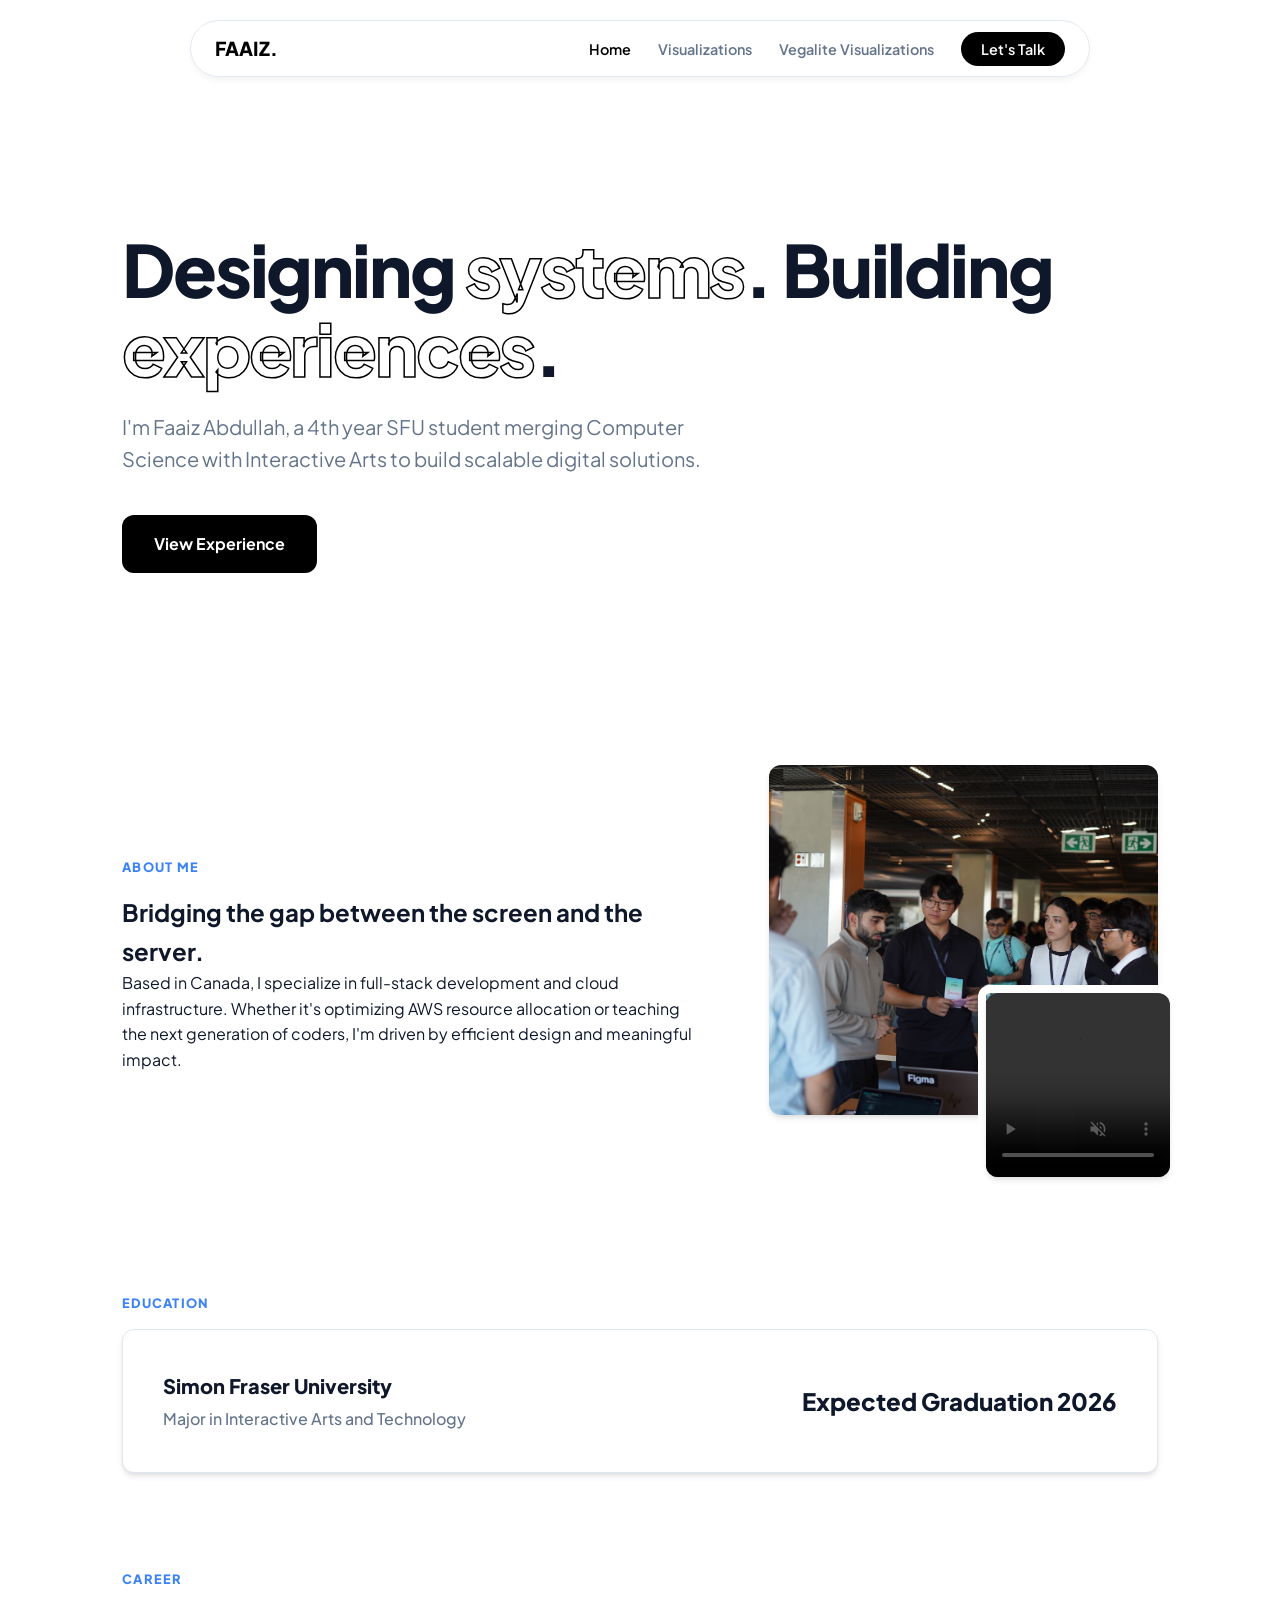
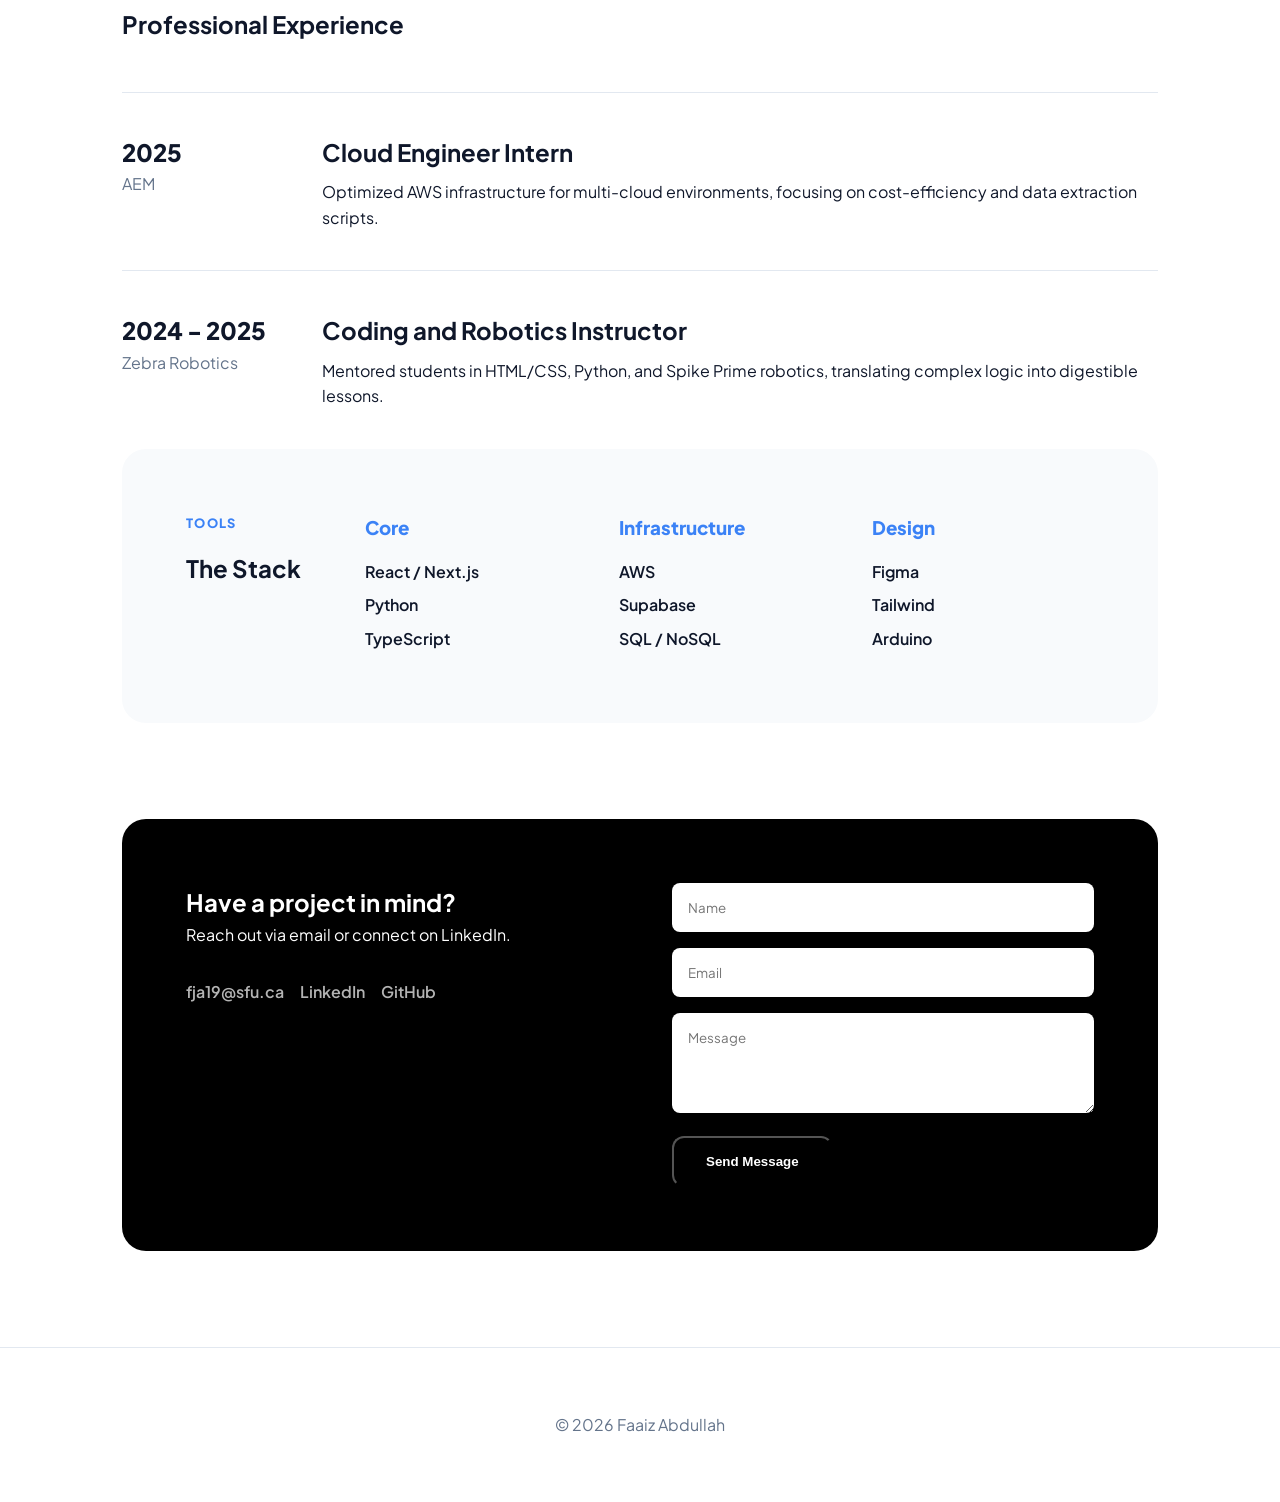
<file: index.html>
<!DOCTYPE html>
<html lang="en">

<head>
    <meta charset="UTF-8">
    <meta name="viewport" content="width=device-width, initial-scale=1.0">
    <title>Faaiz Abdullah | SFU Interactive Arts & CS</title>
    <link rel="stylesheet" href="style.css">
    <link href="https://fonts.googleapis.com/css2?family=Plus+Jakarta+Sans:wght@300;400;600;800&display=swap"
        rel="stylesheet">
</head>

<body>

    <nav class="navbar">
        <div class="nav-container">
            <a href="index.html" class="logo" aria-label="Faaiz Abdullah Portfolio Home">FAAIZ.</a>
            <div class="nav-links">
                <a href="index.html" class="active">Home</a>
                <a href="visualizations.html">Visualizations</a>
                <a href="vegalite.html">Vegalite Visualizations</a>
                <a href="#contact" class="nav-cta">Let's Talk</a>
            </div>
        </div>
    </nav>

    <header class="hero">
        <div class="container">
            <h1>Designing <span>systems</span>. Building <span>experiences</span>.</h1>
            <p>I'm Faaiz Abdullah, a 4th year SFU student merging Computer Science with Interactive Arts to build
                scalable digital solutions.</p>
            <div class="hero-btns">
                <a href="#experience" class="btn btn-primary">View Experience</a>
            </div>
        </div>
    </header>

    <main class="container">
        <section id="about" class="about-grid">
            <div class="about-content">
                <div class="section-tag">About Me</div>
                <h2>Bridging the gap between the screen and the server.</h2>
                <p>Based in Canada, I specialize in full-stack development and cloud infrastructure. Whether it's
                    optimizing AWS resource allocation or teaching the next generation of coders, I'm driven by
                    efficient design and meaningful impact.</p>
            </div>
            <div class="gallery-stack">
                <div class="gallery-item main-img">
                    <img src="stormhacks.JPG" alt="Won 1st Place at StormHacks 2025 hackathon">
                </div>
                <div class="gallery-item sub-img">
                    <video autoplay loop muted playsinline controls title="Robotics Project Demo"
                        aria-label="A video demonstration of a robotics project involving automated systems"
                        aria-describedby="video-desc">
                        <source src="pharmabotics.mp4" type="video/mp4">
                        <p>Your browser does not support the video tag. This video shows a robotics demonstration for
                            the Pharmabotics project.</p>
                    </video>
                    <div id="video-desc"
                        style="position: absolute; width: 1px; height: 1px; padding: 0; margin: -1px; overflow: hidden; clip: rect(0, 0, 0, 0); white-space: nowrap; border: 0;">
                        A video demonstration of the Pharmabotics project showing a robotics system automatically
                        sorting and moving items.
                    </div>
                </div>
            </div>
        </section>

        <section id="education" class="education-section">
            <div class="section-tag">Education</div>
            <div class="edu-card">
                <div class="edu-info">
                    <h3>Simon Fraser University</h3>
                    <p>Major in Interactive Arts and Technology</p>
                </div>
                <div class="edu-meta">
                    <span class="year">Expected Graduation 2026</span>
                </div>
            </div>
        </section>

        <section id="experience">
            <div class="section-tag">Career</div>
            <h2 class="section-title">Professional Experience</h2>

            <div class="timeline">
                <div class="timeline-item">
                    <div class="time-meta">
                        <span class="year">2025</span>
                        <span class="org">AEM</span>
                    </div>
                    <div class="time-content">
                        <h3>Cloud Engineer Intern</h3>
                        <p>Optimized AWS infrastructure for multi-cloud environments, focusing on cost-efficiency and
                            data extraction scripts.</p>
                    </div>
                </div>

                <div class="timeline-item">
                    <div class="time-meta">
                        <span class="year">2024 - 2025</span>
                        <span class="org">Zebra Robotics</span>
                    </div>
                    <div class="time-content">
                        <h3>Coding and Robotics Instructor</h3>
                        <p>Mentored students in HTML/CSS, Python, and Spike Prime robotics, translating complex logic
                            into digestible lessons.</p>
                    </div>
                </div>
            </div>
        </section>

        <section id="skills" class="skills-alt">
            <div class="skills-header">
                <div class="section-tag">Tools</div>
                <h2>The Stack</h2>
            </div>
            <div class="skills-grid-alt">
                <div class="skill-group">
                    <h3>Core</h3>
                    <ul>
                        <li>React / Next.js</li>
                        <li>Python</li>
                        <li>TypeScript</li>
                    </ul>
                </div>
                <div class="skill-group">
                    <h3>Infrastructure</h3>
                    <ul>
                        <li>AWS</li>
                        <li>Supabase</li>
                        <li>SQL / NoSQL</li>
                    </ul>
                </div>
                <div class="skill-group">
                    <h3>Design</h3>
                    <ul>
                        <li>Figma</li>
                        <li>Tailwind</li>
                        <li>Arduino</li>
                    </ul>
                </div>
            </div>
        </section>

        <section id="contact" class="contact-card">
            <div class="contact-text">
                <h2>Have a project in mind?</h2>
                <p>Reach out via email or connect on LinkedIn.</p>
                <div class="contact-links">
                    <a href="mailto:fja19@sfu.ca">fja19@sfu.ca</a>
                    <a href="https://linkedin.com/in/faaiz-abdullah-9004391a4/" target="_blank">LinkedIn</a>
                    <a href="https://github.com/faaizja" target="_blank">GitHub</a>
                </div>
            </div>
            <form id="contact-form">
                <input type="text" id="full-name" placeholder="Name" aria-label="Enter your full name" required>
                <input type="email" id="email-address" placeholder="Email" aria-label="Enter your email address"
                    required>
                <textarea rows="4" id="message-body" placeholder="Message"
                    aria-label="Type your message here"></textarea>
                <button type="submit" class="btn btn-primary">Send Message</button>
            </form>
        </section>
    </main>

    <footer class="footer-alt">
        <p>© 2026 Faaiz Abdullah</p>
    </footer>

    <script src="main.js"></script>
</body>

</html>
</file>
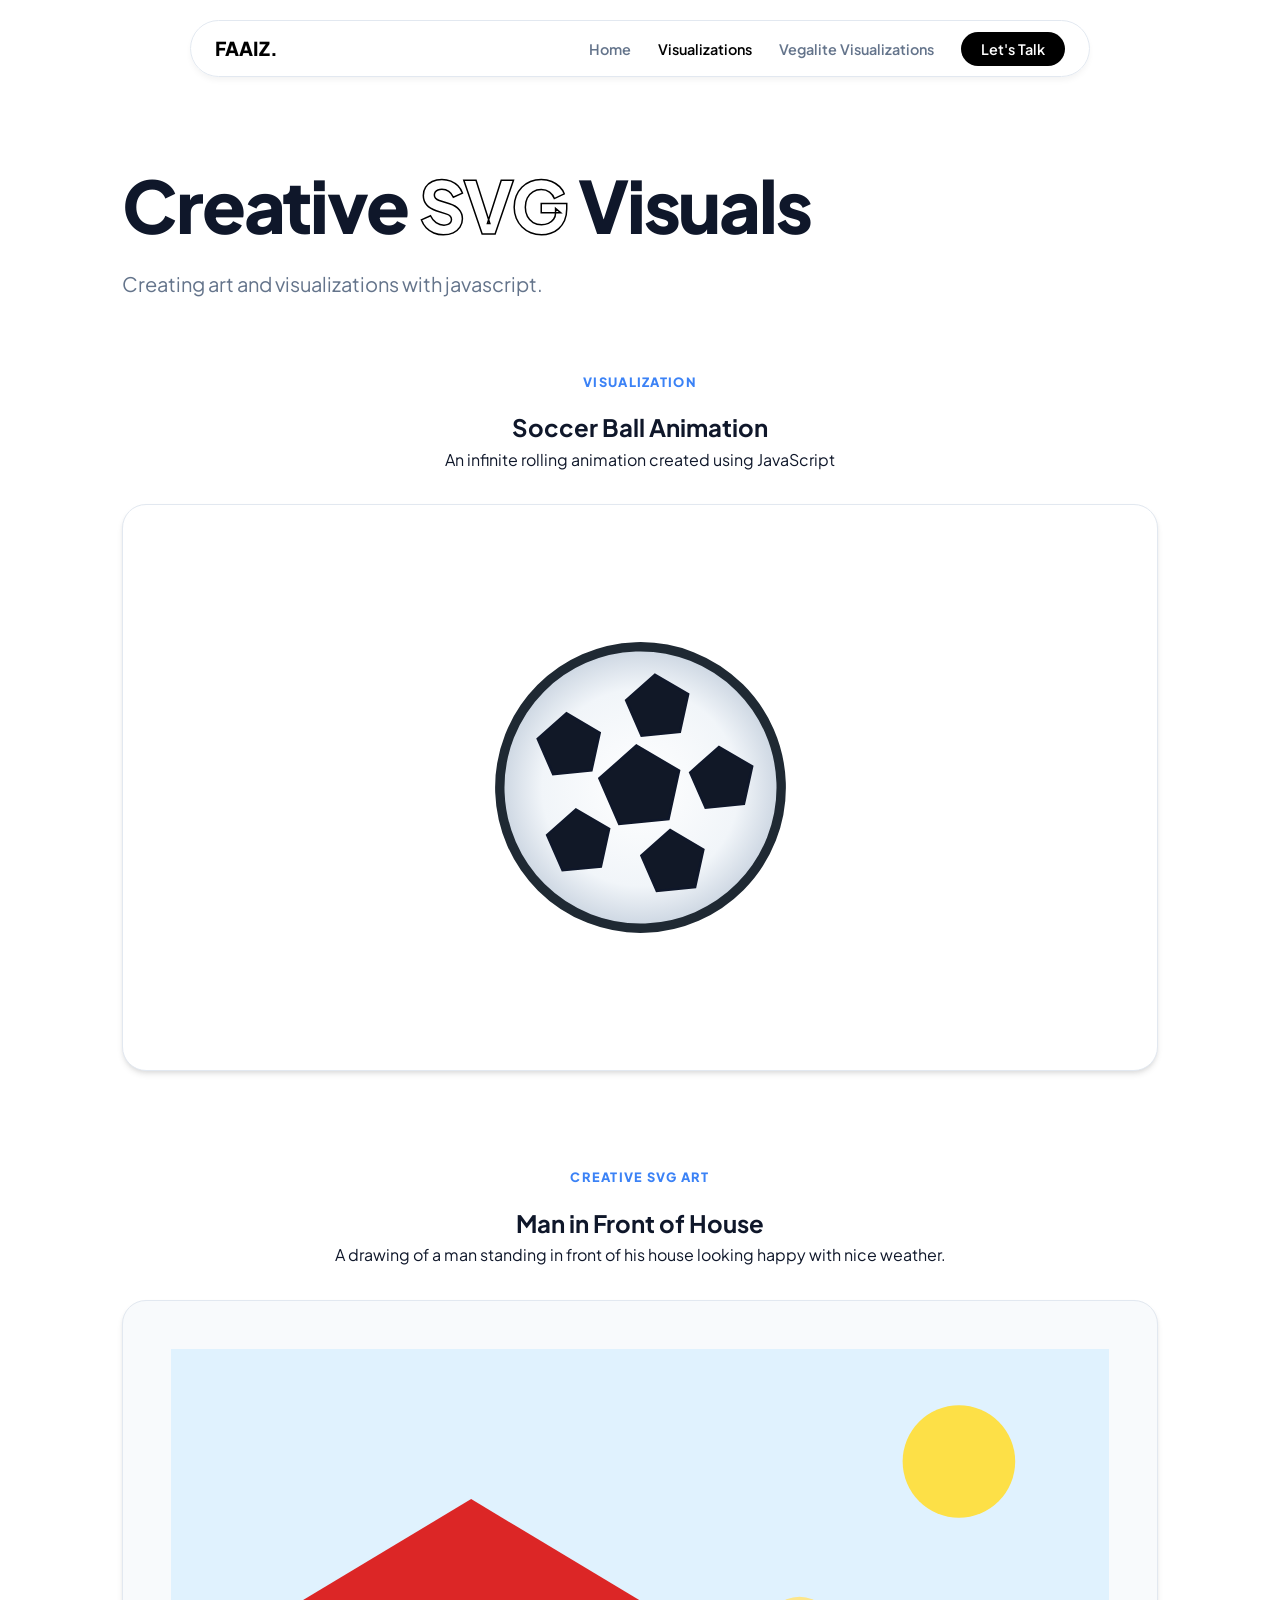
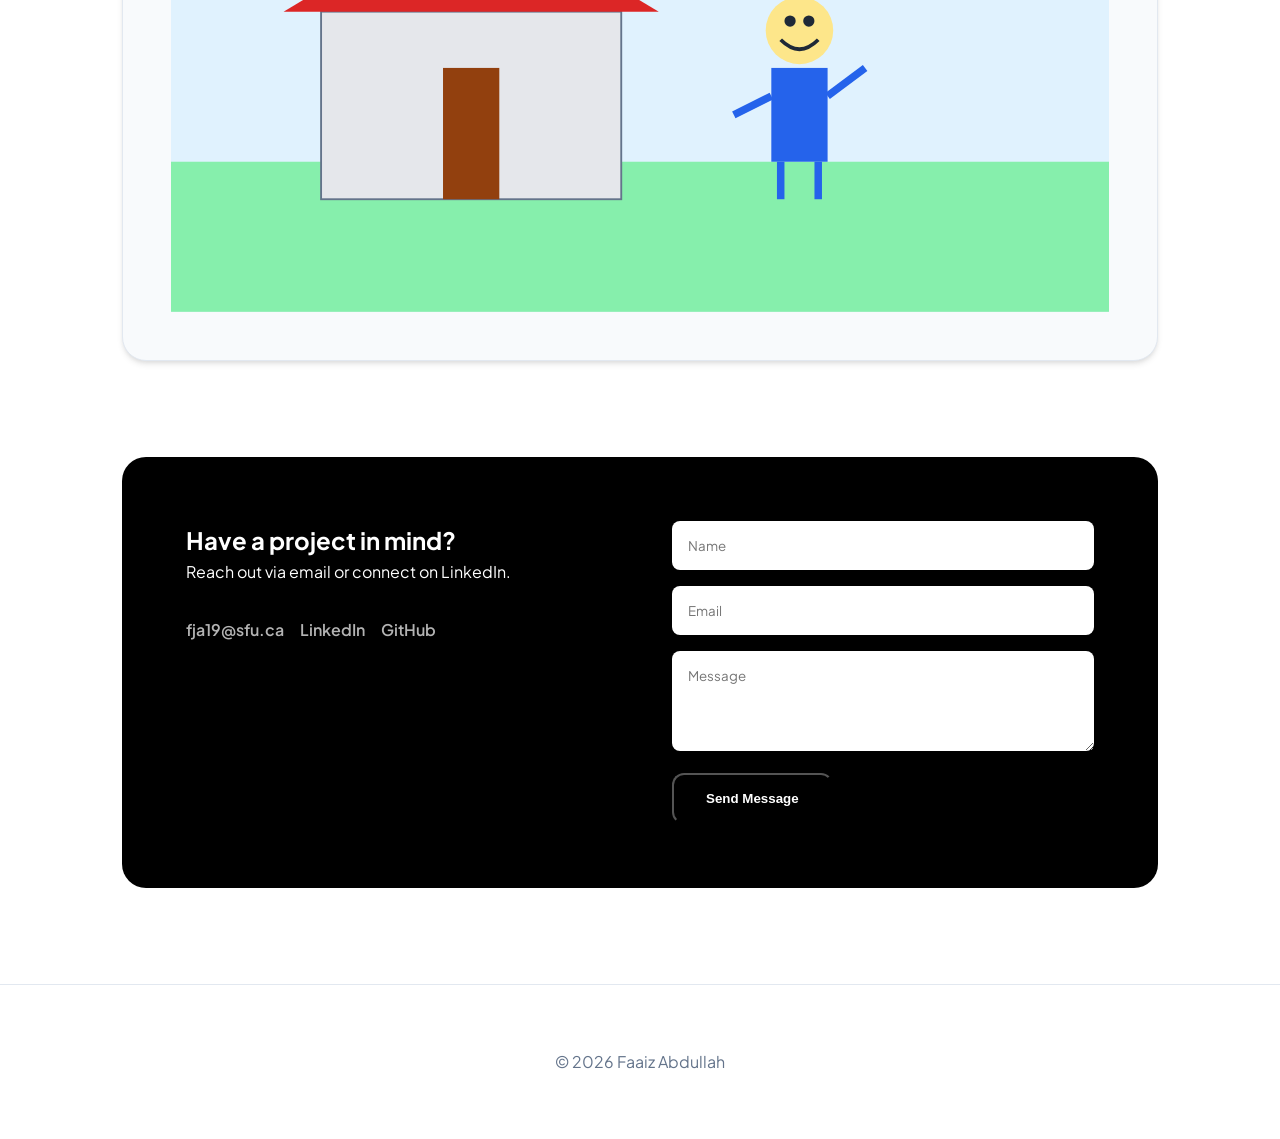
<file: visualizations.html>
<!DOCTYPE html>
<html lang="en">

<head>
    <meta charset="UTF-8">
    <meta name="viewport" content="width=device-width, initial-scale=1.0">
    <title>Visualizations | Faaiz Abdullah</title>
    <link rel="stylesheet" href="style.css">
    <link href="https://fonts.googleapis.com/css2?family=Plus+Jakarta+Sans:wght@300;400;600;800&display=swap"
        rel="stylesheet">
</head>

<body>

    <nav class="navbar">
        <div class="nav-container">
            <a href="index.html" class="logo" aria-label="Faaiz Abdullah Portfolio Home">FAAIZ.</a>
            <div class="nav-links">
                <a href="index.html">Home</a>
                <a href="visualizations.html" class="active">Visualizations</a>
                <a href="vegalite.html">Vegalite Visualizations</a>
                <a href="#contact" class="nav-cta">Let's Talk</a>
            </div>
        </div>
    </nav>

    <main class="container">
        <header class="hero" style="padding: 4rem 0 2rem;">
            <h1>Creative <span>SVG</span> Visuals</h1>
            <p>Creating art and visualizations with javascript.</p>
        </header>

        <section class="vis-section">
            <div class="section-tag">Visualization</div>
            <h2>Soccer Ball Animation</h2>
            <p>An infinite rolling animation created using JavaScript</p>
            <div id="soccer-ball-container" class="svg-stage"></div>
        </section>

        <section class="vis-section">
            <div class="section-tag">Creative SVG Art</div>
            <h2>Man in Front of House</h2>
            <p>A drawing of a man standing in front of his house looking happy with nice weather.</p>
            <div id="crest-container" class="svg-stage" style="background: #f8fafc;"></div>
        </section>

        <section id="contact" class="contact-card">
            <div class="contact-text">
                <h2>Have a project in mind?</h2>
                <p>Reach out via email or connect on LinkedIn.</p>
                <div class="contact-links">
                    <a href="mailto:fja19@sfu.ca">fja19@sfu.ca</a>
                    <a href="https://linkedin.com/in/faaiz-abdullah-9004391a4/" target="_blank">LinkedIn</a>
                    <a href="https://github.com/faaizja" target="_blank">GitHub</a>
                </div>
            </div>
            <form id="contact-form">
                <input type="text" id="full-name" placeholder="Name" aria-label="Enter your full name" required>
                <input type="email" id="email-address" placeholder="Email" aria-label="Enter your email address"
                    required>
                <textarea rows="4" id="message-body" placeholder="Message"
                    aria-label="Type your message here"></textarea>
                <button type="submit" class="btn btn-primary">Send Message</button>
            </form>
        </section>

    </main>

    <footer class="footer-alt">
        <p>© 2026 Faaiz Abdullah</p>
    </footer>

    <script src="vis.js"></script>
    <script src="main.js"></script>
</body>

</html>
</file>
<file: style.css>
:root {
    --primary: #000000;
    --accent: #3b82f6;
    --bg-light: #ffffff;
    --bg-alt: #f8fafc;
    --text-main: #0f172a;
    --text-muted: #64748b;
    --border: #e2e8f0;
    --radius: 12px;
    --card-shadow: 0 4px 6px -1px rgba(0, 0, 0, 0.1), 0 2px 4px -1px rgba(0, 0, 0, 0.06);
}

* {
    margin: 0;
    padding: 0;
    box-sizing: border-box;
}

body {
    font-family: 'Plus Jakarta Sans', sans-serif;
    background-color: var(--bg-light);
    color: var(--text-main);
    line-height: 1.6;
    -webkit-font-smoothing: antialiased;
}

.container {
    max-width: 1100px;
    margin: 0 auto;
    padding: 0 2rem;
}

.navbar {
    position: sticky;
    top: 20px;
    z-index: 1000;
    margin-top: 20px;
}

.nav-container {
    max-width: 900px;
    margin: 0 auto;
    background: rgba(255, 255, 255, 0.95);
    border: 1px solid var(--border);
    padding: 0.75rem 1.5rem;
    border-radius: 100px;
    display: flex;
    justify-content: space-between;
    align-items: center;
    box-shadow: 0 4px 6px -1px rgba(0, 0, 0, 0.05);
}

.logo {
    font-weight: 800;
    font-size: 1.2rem;
    text-decoration: none;
    color: var(--primary);
}

.logo span { color: var(--accent); }

.nav-links a {
    text-decoration: none;
    color: var(--text-muted);
    font-weight: 600;
    font-size: 0.9rem;
    margin-left: 1.5rem;
    transition: 0.3s;
}

.nav-links a.active, .nav-links a:hover { color: var(--primary); }

.nav-cta {
    background: var(--primary);
    color: white !important;
    padding: 0.5rem 1.25rem;
    border-radius: 50px;
}

.hero {
    padding: 8rem 0 6rem;
    text-align: left;
}

.hero h1 {
    font-size: clamp(2.5rem, 6vw, 4.5rem);
    font-weight: 800;
    line-height: 1.1;
    margin: 1.5rem 0;
    letter-spacing: -0.03em;
}

.hero h1 span {
    color: transparent;
    -webkit-text-stroke: 1.5px var(--primary);
}

.hero p {
    font-size: 1.25rem;
    color: var(--text-muted);
    max-width: 600px;
    margin-bottom: 2.5rem;
}

.btn {
    padding: 1rem 2rem;
    border-radius: var(--radius);
    text-decoration: none;
    font-weight: 700;
    display: inline-block;
    transition: 0.3s cubic-bezier(0.4, 0, 0.2, 1);
}

.btn-primary { background: var(--primary); color: white; }
.btn-secondary { background: white; color: var(--primary); border: 1px solid var(--border); margin-left: 1rem; }
.btn:hover { transform: translateY(-3px); box-shadow: 0 10px 20px rgba(0,0,0,0.05); cursor: pointer; }

.about-grid {
    display: grid;
    grid-template-columns: 1.2fr 0.8fr;
    gap: 4rem;
    align-items: center;
    padding: 6rem 0;
}

.section-tag {
    color: var(--accent);
    font-weight: 800;
    text-transform: uppercase;
    font-size: 0.8rem;
    letter-spacing: 0.1em;
    margin-bottom: 1rem;
}

.gallery-stack {
    position: relative;
    height: 400px;
}

.gallery-item img, .gallery-item video {
    width: 100%;
    height: 100%;
    object-fit: cover;
    border-radius: var(--radius);
    box-shadow: var(--card-shadow);
    display: block;
}

.main-img {
    width: 100%;
    height: 350px;
}

.sub-img {
    position: absolute;
    bottom: -20px;
    right: -20px;
    width: 200px;
    height: 200px;
    border: 8px solid white;
    border-radius: var(--radius);
}

.timeline {
    margin-top: 3rem;
}

.timeline-item {
    display: grid;
    grid-template-columns: 200px 1fr;
    padding: 2.5rem 0;
    border-top: 1px solid var(--border);
}

.time-meta {
    display: flex;
    flex-direction: column;
}

.year { font-weight: 800; font-size: 1.5rem; }
.org { color: var(--text-muted); }

.time-content h3 { font-size: 1.5rem; margin-bottom: 0.5rem; }

.skills-alt {
    padding: 6rem 0;
    background: var(--bg-alt);
    border-radius: 24px;
    padding: 4rem;
    display: flex;
    gap: 4rem;
}

.skills-grid-alt {
    display: grid;
    grid-template-columns: repeat(3, 1fr);
    gap: 2rem;
    flex: 1;
}

.skill-group h4, .skill-group h3 { margin-bottom: 1rem; font-weight: 800; color: var(--accent); }
.skill-group ul { list-style: none; padding: 0; }
.skill-group li { margin-bottom: 0.5rem; font-weight: 600; }

.contact-card {
    background: var(--primary);
    color: white;
    padding: 4rem;
    border-radius: 24px;
    display: grid;
    grid-template-columns: 1fr 1fr;
    gap: 4rem;
    margin: 6rem 0;
}

.contact-links {
    display: flex;
    gap: 1rem;
    margin-top: 2rem;
}

.contact-links a { color: white; opacity: 0.7; text-decoration: none; font-weight: 600; }
.contact-links a:hover { opacity: 1; }

.contact-card form input, .contact-card form textarea {
    width: 100%;
    padding: 1rem;
    margin-bottom: 1rem;
    border-radius: 8px;
    border: none;
    font-family: inherit;
}

.footer-alt {
    padding: 4rem 0;
    text-align: center;
    border-top: 1px solid var(--border);
    color: var(--text-muted);
}

.vis-section {
    margin-bottom: 6rem;
    text-align: center; 
}

.svg-stage {
    background: #ffffff;
    border: 1px solid var(--border);
    border-radius: 24px;
    padding: 3rem;
    display: flex;
    justify-content: center;
    align-items: center;
    margin-top: 2rem;
    box-shadow: var(--card-shadow);
    overflow: hidden; 
    min-height: 400px;
}

.education-section {
    padding: 2rem 0 6rem; 
}

.edu-card {
    display: flex;
    justify-content: space-between;
    align-items: center;
    padding: 2.5rem;
    border: 1px solid var(--border);
    border-radius: var(--radius);
    background: var(--bg-light);
    box-shadow: var(--card-shadow);
}

.edu-info h3 {
    font-size: 1.25rem;
    font-weight: 800;
    margin-bottom: 0.25rem;
}

.edu-info p {
    color: var(--text-muted);
    font-weight: 500;
}

@media (max-width: 900px) {
    .about-grid, .contact-card, .skills-alt { grid-template-columns: 1fr; gap: 2rem; }
    .timeline-item { grid-template-columns: 1fr; gap: 1rem; }
    .skills-alt { flex-direction: column; padding: 2rem; }
    .hero h1 { font-size: 3rem; }
    .sub-img { display: none; }
    

    .nav-links a { margin-left: 1rem; }
}

@media (max-width: 600px) {

    .nav-container {
        flex-direction: column;
        padding: 1rem;
        border-radius: 20px;
    }
    .nav-links {
        margin-top: 1rem;
        display: flex;
        gap: 1rem;
        flex-wrap: wrap;
        justify-content: center;
    }
    .nav-links a { margin-left: 0; }
    
    .skills-grid-alt { grid-template-columns: 1fr; }
    
    .hero { padding: 6rem 0 4rem; }
    .contact-card { padding: 2rem; }

    .edu-card {
        flex-direction: column;
        align-items: flex-start;
        gap: 1rem;
    }
}
</file>
